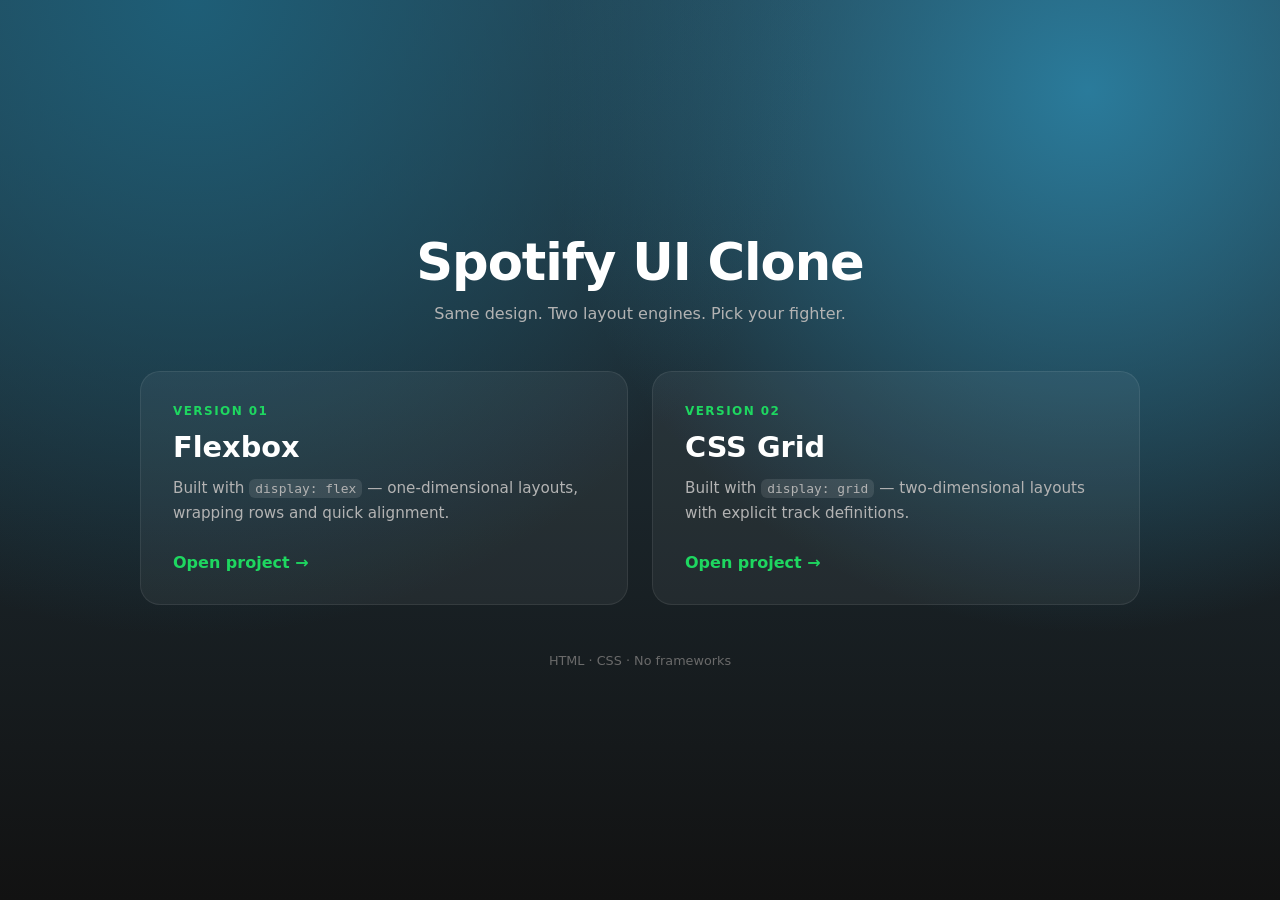
<file: index.html>
<!doctype html>
<html lang="en">
  <head>
    <meta charset="UTF-8" />
    <meta name="viewport" content="width=device-width, initial-scale=1.0" />
    <title>Spotify UI Clone — Flexbox vs Grid</title>
    <link rel="stylesheet" href="./public/css/landing.css" />
  </head>
  <body>
    <main class="landing">
      <header class="landing__header">
        <h1>Spotify UI Clone</h1>
        <p>Same design. Two layout engines. Pick your fighter.</p>
      </header>

      <section class="cards">
        <a class="card" href="./public/flex/flex.html">
          <span class="card__badge">Version 01</span>
          <h2>Flexbox</h2>
          <p>
            Built with <code>display: flex</code> — one-dimensional layouts,
            wrapping rows and quick alignment.
          </p>
          <span class="card__cta">Open project →</span>
        </a>

        <a class="card" href="./public/grid/grid.html">
          <span class="card__badge">Version 02</span>
          <h2>CSS Grid</h2>
          <p>
            Built with <code>display: grid</code> — two-dimensional layouts with
            explicit track definitions.
          </p>
          <span class="card__cta">Open project →</span>
        </a>
      </section>

      <footer class="landing__footer">HTML · CSS · No frameworks</footer>
    </main>
  </body>
</html>
</file>
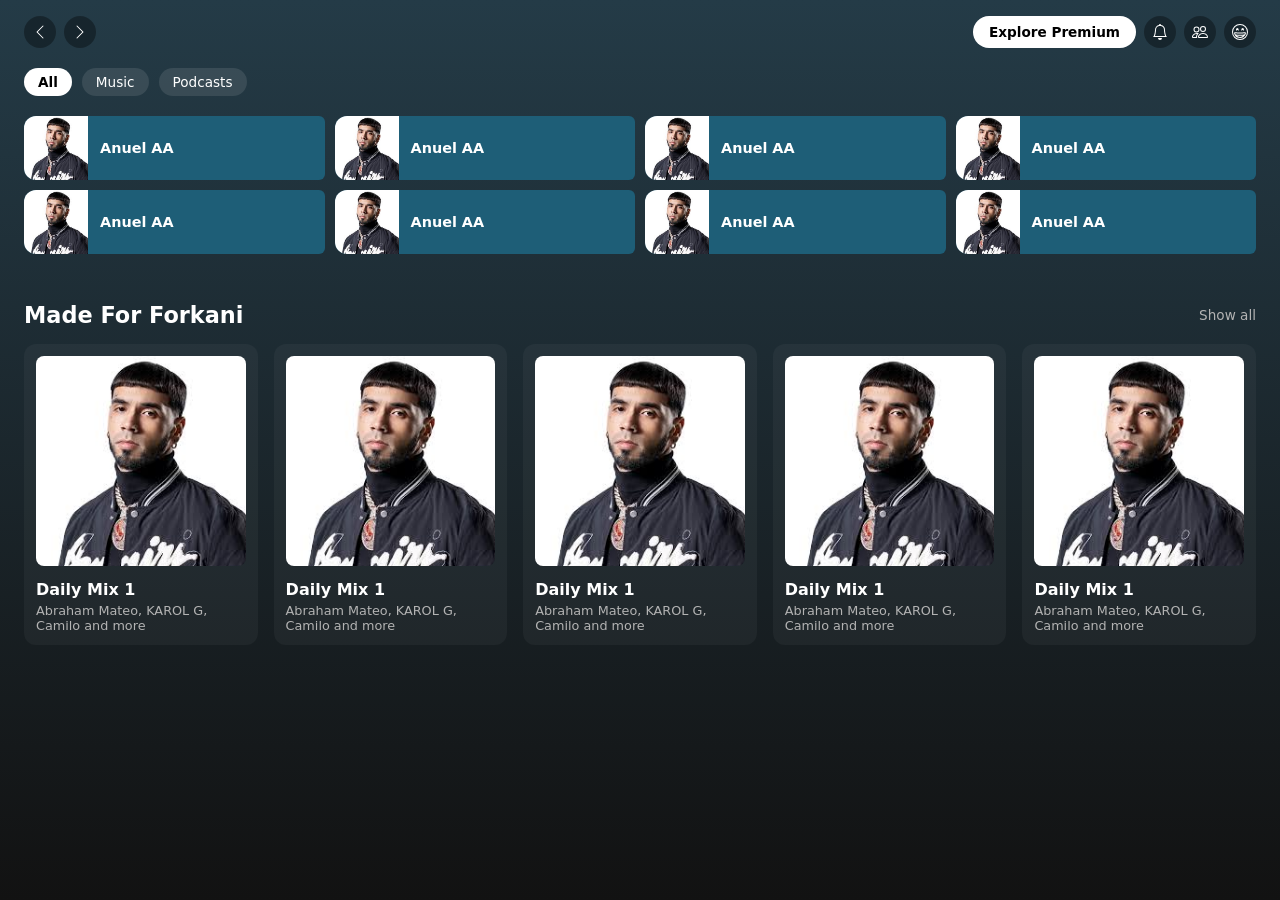
<file: public/flex/flex.html>
<!doctype html>
<html lang="en">
  <head>
    <meta charset="UTF-8" />
    <link rel="stylesheet" href="../css/flex.css" />
    <meta name="viewport" content="width=device-width, initial-scale=1.0" />
    <title>Spotify UI — Flexbox</title>
  </head>
  <body>
    <header>
      <div class="box1">
        <span>
          <a href="#" aria-label="Go back"><svg xmlns="http://www.w3.org/2000/svg" width="16" height="16" fill="currentColor" class="bi bi-chevron-left" viewBox="0 0 16 16">
  <path fill-rule="evenodd" d="M11.354 1.646a.5.5 0 0 1 0 .708L5.707 8l5.647 5.646a.5.5 0 0 1-.708.708l-6-6a.5.5 0 0 1 0-.708l6-6a.5.5 0 0 1 .708 0"/>
</svg></a>
          <a href="#" aria-label="Go forward"><svg xmlns="http://www.w3.org/2000/svg" width="16" height="16" fill="currentColor" class="bi bi-chevron-right" viewBox="0 0 16 16">
  <path fill-rule="evenodd" d="M4.646 1.646a.5.5 0 0 1 .708 0l6 6a.5.5 0 0 1 0 .708l-6 6a.5.5 0 0 1-.708-.708L10.293 8 4.646 2.354a.5.5 0 0 1 0-.708"/>
</svg></a>
        </span>
        <div>
          <a href="#">Explore Premium</a>
          <a href="#" aria-label="Notifications"><svg xmlns="http://www.w3.org/2000/svg" width="16" height="16" fill="currentColor" class="bi bi-bell" viewBox="0 0 16 16">
  <path d="M8 16a2 2 0 0 0 2-2H6a2 2 0 0 0 2 2M8 1.918l-.797.161A4 4 0 0 0 4 6c0 .628-.134 2.197-.459 3.742-.16.767-.376 1.566-.663 2.258h10.244c-.287-.692-.502-1.49-.663-2.258C12.134 8.197 12 6.628 12 6a4 4 0 0 0-3.203-3.92zM14.22 12c.223.447.481.801.78 1H1c.299-.199.557-.553.78-1C2.68 10.2 3 6.88 3 6c0-2.42 1.72-4.44 4.005-4.901a1 1 0 1 1 1.99 0A5 5 0 0 1 13 6c0 .88.32 4.2 1.22 6"/>
</svg></a>
          <a href="#" aria-label="Friends"><svg xmlns="http://www.w3.org/2000/svg" width="16" height="16" fill="currentColor" class="bi bi-people" viewBox="0 0 16 16">
  <path d="M15 14s1 0 1-1-1-4-5-4-5 3-5 4 1 1 1 1zm-7.978-1L7 12.996c.001-.264.167-1.03.76-1.72C8.312 10.629 9.282 10 11 10c1.717 0 2.687.63 3.24 1.276.593.69.758 1.457.76 1.72l-.008.002-.014.002zM11 7a2 2 0 1 0 0-4 2 2 0 0 0 0 4m3-2a3 3 0 1 1-6 0 3 3 0 0 1 6 0M6.936 9.28a6 6 0 0 0-1.23-.247A7 7 0 0 0 5 9c-4 0-5 3-5 4q0 1 1 1h4.216A2.24 2.24 0 0 1 5 13c0-1.01.377-2.042 1.09-2.904.243-.294.526-.569.846-.816M4.92 10A5.5 5.5 0 0 0 4 13H1c0-.26.164-1.03.76-1.724.545-.636 1.492-1.256 3.16-1.275ZM1.5 5.5a3 3 0 1 1 6 0 3 3 0 0 1-6 0m3-2a2 2 0 1 0 0 4 2 2 0 0 0 0-4"/>
</svg></a>
          <a href="#" aria-label="Profile"><svg xmlns="http://www.w3.org/2000/svg" width="16" height="16" fill="currentColor" class="bi bi-emoji-grin" viewBox="0 0 16 16">
  <path d="M12.946 11.398A6.002 6.002 0 0 1 2.108 9.14c-.114-.595.426-1.068 1.028-.997C4.405 8.289 6.48 8.5 8 8.5s3.595-.21 4.864-.358c.602-.07 1.142.402 1.028.998a5.95 5.95 0 0 1-.946 2.258m-.078-2.25C11.588 9.295 9.539 9.5 8 9.5s-3.589-.205-4.868-.352c.11.468.286.91.517 1.317A37 37 0 0 0 8 10.75a37 37 0 0 0 4.351-.285c.231-.407.407-.85.517-1.317m-1.36 2.416c-1.02.1-2.255.186-3.508.186s-2.488-.086-3.507-.186A5 5 0 0 0 8 13a5 5 0 0 0 3.507-1.436ZM6.488 7c.114-.294.179-.636.179-1 0-1.105-.597-2-1.334-2C4.597 4 4 4.895 4 6c0 .364.065.706.178 1 .23-.598.662-1 1.155-1 .494 0 .925.402 1.155 1M12 6c0 .364-.065.706-.178 1-.23-.598-.662-1-1.155-1-.494 0-.925.402-1.155 1a2.8 2.8 0 0 1-.179-1c0-1.105.597-2 1.334-2C11.403 4 12 4.895 12 6"/>
  <path d="M8 16A8 8 0 1 0 8 0a8 8 0 0 0 0 16m0-1A7 7 0 1 1 8 1a7 7 0 0 1 0 14"/>
</svg></a>
        </div>
      </div>

      <div class="box2">
        <p>All</p>
        <p>Music</p>
        <p>Podcasts</p>
      </div>

      <div class="box3">
        <span
          ><a href="#"
            ><img src="../image/images.jfif" alt="Anuel AA" />
            <p>Anuel AA</p></a
          ></span
        >
        <span
          ><a href="#"
            ><img src="../image/images.jfif" alt="Anuel AA" />
            <p>Anuel AA</p></a
          ></span
        >
        <span
          ><a href="#"
            ><img src="../image/images.jfif" alt="Anuel AA" />
            <p>Anuel AA</p></a
          ></span
        >
        <span
          ><a href="#"
            ><img src="../image/images.jfif" alt="Anuel AA" />
            <p>Anuel AA</p></a
          ></span
        >
        <span
          ><a href="#"
            ><img src="../image/images.jfif" alt="Anuel AA" />
            <p>Anuel AA</p></a
          ></span
        >
        <span
          ><a href="#"
            ><img src="../image/images.jfif" alt="Anuel AA" />
            <p>Anuel AA</p></a
          ></span
        >
        <span
          ><a href="#"
            ><img src="../image/images.jfif" alt="Anuel AA" />
            <p>Anuel AA</p></a
          ></span
        >
        <span
          ><a href="#"
            ><img src="../image/images.jfif" alt="Anuel AA" />
            <p>Anuel AA</p></a
          ></span
        >
      </div>

      <div class="box4">
        <h2>Made For Forkani</h2>
        <p>Show all</p>
      </div>

      <div class="box5">
        <div>
          <img src="../image/images.jfif" alt="Daily Mix 1" />
          <p>Daily Mix 1</p>
          <p>Abraham Mateo, KAROL G, Camilo and more</p>
        </div>
        <div>
          <img src="../image/images.jfif" alt="Daily Mix 1" />
          <p>Daily Mix 1</p>
          <p>Abraham Mateo, KAROL G, Camilo and more</p>
        </div>
        <div>
          <img src="../image/images.jfif" alt="Daily Mix 1" />
          <p>Daily Mix 1</p>
          <p>Abraham Mateo, KAROL G, Camilo and more</p>
        </div>
        <div>
          <img src="../image/images.jfif" alt="Daily Mix 1" />
          <p>Daily Mix 1</p>
          <p>Abraham Mateo, KAROL G, Camilo and more</p>
        </div>
        <div>
          <img src="../image/images.jfif" alt="Daily Mix 1" />
          <p>Daily Mix 1</p>
          <p>Abraham Mateo, KAROL G, Camilo and more</p>
        </div>
      </div>
    </header>
  </body>
</html>
</file>
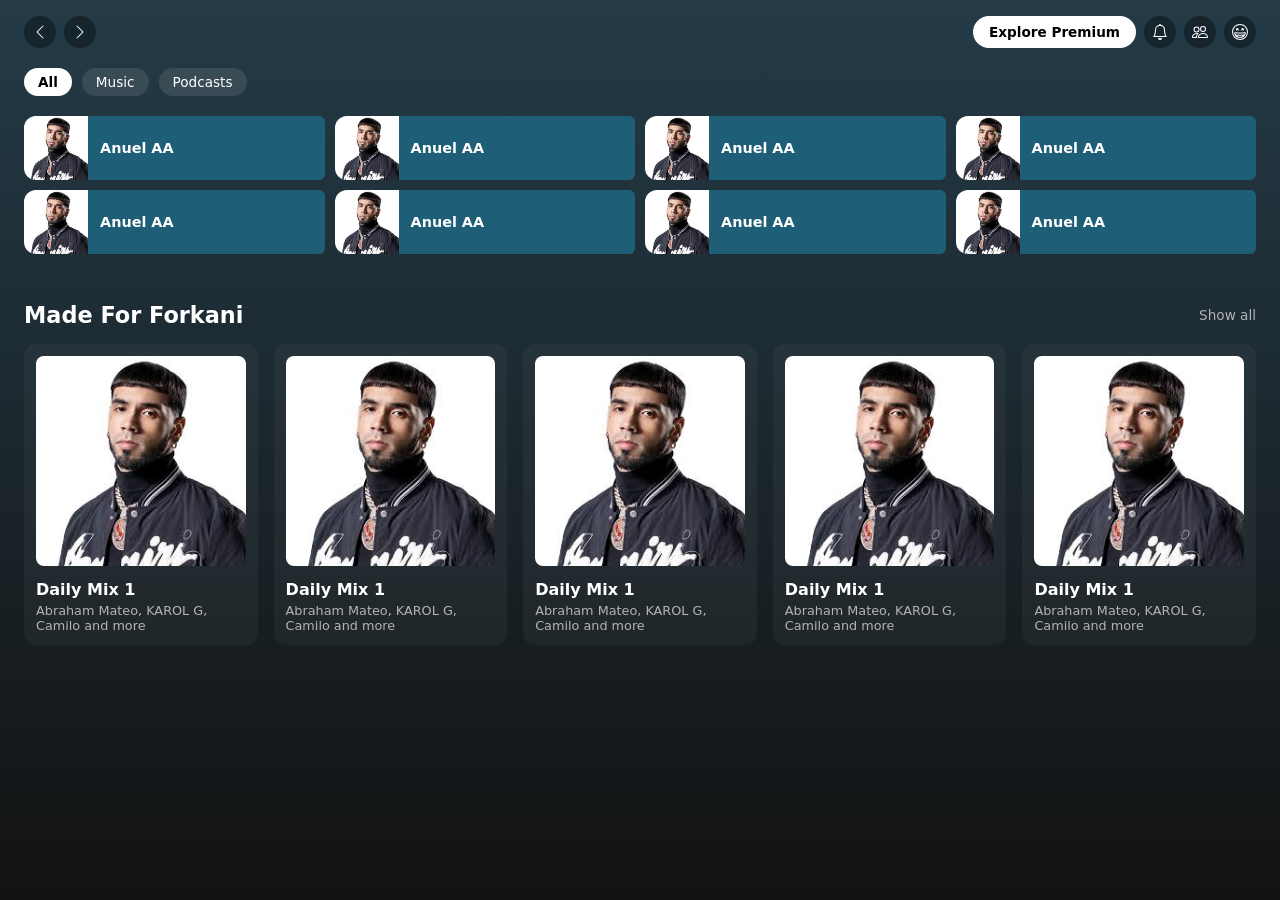
<file: public/grid/grid.html>
<!doctype html>
<html lang="en">
  <head>
    <meta charset="UTF-8" />
    <link rel="stylesheet" href="../css/grid.css" />
    <meta name="viewport" content="width=device-width, initial-scale=1.0" />
    <title>Spotify UI — Flexbox</title>
  </head>
  <body>
    <header>
      <div class="box1">
        <span>
          <a href="#" aria-label="Go back"><svg xmlns="http://www.w3.org/2000/svg" width="16" height="16" fill="currentColor" class="bi bi-chevron-left" viewBox="0 0 16 16">
  <path fill-rule="evenodd" d="M11.354 1.646a.5.5 0 0 1 0 .708L5.707 8l5.647 5.646a.5.5 0 0 1-.708.708l-6-6a.5.5 0 0 1 0-.708l6-6a.5.5 0 0 1 .708 0"/>
</svg></a>
          <a href="#" aria-label="Go forward"><svg xmlns="http://www.w3.org/2000/svg" width="16" height="16" fill="currentColor" class="bi bi-chevron-right" viewBox="0 0 16 16">
  <path fill-rule="evenodd" d="M4.646 1.646a.5.5 0 0 1 .708 0l6 6a.5.5 0 0 1 0 .708l-6 6a.5.5 0 0 1-.708-.708L10.293 8 4.646 2.354a.5.5 0 0 1 0-.708"/>
</svg></a>
        </span>
        <div>
          <a href="#">Explore Premium</a>
          <a href="#" aria-label="Notifications"><svg xmlns="http://www.w3.org/2000/svg" width="16" height="16" fill="currentColor" class="bi bi-bell" viewBox="0 0 16 16">
  <path d="M8 16a2 2 0 0 0 2-2H6a2 2 0 0 0 2 2M8 1.918l-.797.161A4 4 0 0 0 4 6c0 .628-.134 2.197-.459 3.742-.16.767-.376 1.566-.663 2.258h10.244c-.287-.692-.502-1.49-.663-2.258C12.134 8.197 12 6.628 12 6a4 4 0 0 0-3.203-3.92zM14.22 12c.223.447.481.801.78 1H1c.299-.199.557-.553.78-1C2.68 10.2 3 6.88 3 6c0-2.42 1.72-4.44 4.005-4.901a1 1 0 1 1 1.99 0A5 5 0 0 1 13 6c0 .88.32 4.2 1.22 6"/>
</svg></a>
          <a href="#" aria-label="Friends"><svg xmlns="http://www.w3.org/2000/svg" width="16" height="16" fill="currentColor" class="bi bi-people" viewBox="0 0 16 16">
  <path d="M15 14s1 0 1-1-1-4-5-4-5 3-5 4 1 1 1 1zm-7.978-1L7 12.996c.001-.264.167-1.03.76-1.72C8.312 10.629 9.282 10 11 10c1.717 0 2.687.63 3.24 1.276.593.69.758 1.457.76 1.72l-.008.002-.014.002zM11 7a2 2 0 1 0 0-4 2 2 0 0 0 0 4m3-2a3 3 0 1 1-6 0 3 3 0 0 1 6 0M6.936 9.28a6 6 0 0 0-1.23-.247A7 7 0 0 0 5 9c-4 0-5 3-5 4q0 1 1 1h4.216A2.24 2.24 0 0 1 5 13c0-1.01.377-2.042 1.09-2.904.243-.294.526-.569.846-.816M4.92 10A5.5 5.5 0 0 0 4 13H1c0-.26.164-1.03.76-1.724.545-.636 1.492-1.256 3.16-1.275ZM1.5 5.5a3 3 0 1 1 6 0 3 3 0 0 1-6 0m3-2a2 2 0 1 0 0 4 2 2 0 0 0 0-4"/>
</svg></a>
          <a href="#" aria-label="Profile"><svg xmlns="http://www.w3.org/2000/svg" width="16" height="16" fill="currentColor" class="bi bi-emoji-grin" viewBox="0 0 16 16">
  <path d="M12.946 11.398A6.002 6.002 0 0 1 2.108 9.14c-.114-.595.426-1.068 1.028-.997C4.405 8.289 6.48 8.5 8 8.5s3.595-.21 4.864-.358c.602-.07 1.142.402 1.028.998a5.95 5.95 0 0 1-.946 2.258m-.078-2.25C11.588 9.295 9.539 9.5 8 9.5s-3.589-.205-4.868-.352c.11.468.286.91.517 1.317A37 37 0 0 0 8 10.75a37 37 0 0 0 4.351-.285c.231-.407.407-.85.517-1.317m-1.36 2.416c-1.02.1-2.255.186-3.508.186s-2.488-.086-3.507-.186A5 5 0 0 0 8 13a5 5 0 0 0 3.507-1.436ZM6.488 7c.114-.294.179-.636.179-1 0-1.105-.597-2-1.334-2C4.597 4 4 4.895 4 6c0 .364.065.706.178 1 .23-.598.662-1 1.155-1 .494 0 .925.402 1.155 1M12 6c0 .364-.065.706-.178 1-.23-.598-.662-1-1.155-1-.494 0-.925.402-1.155 1a2.8 2.8 0 0 1-.179-1c0-1.105.597-2 1.334-2C11.403 4 12 4.895 12 6"/>
  <path d="M8 16A8 8 0 1 0 8 0a8 8 0 0 0 0 16m0-1A7 7 0 1 1 8 1a7 7 0 0 1 0 14"/>
</svg></a>
        </div>
      </div>

      <div class="box2">
        <p>All</p>
        <p>Music</p>
        <p>Podcasts</p>
      </div>

      <div class="box3">
        <span
          ><a href="#"
            ><img src="../image/images.jfif" alt="Anuel AA" />
            <p>Anuel AA</p></a
          ></span
        >
        <span
          ><a href="#"
            ><img src="../image/images.jfif" alt="Anuel AA" />
            <p>Anuel AA</p></a
          ></span
        >
        <span
          ><a href="#"
            ><img src="../image/images.jfif" alt="Anuel AA" />
            <p>Anuel AA</p></a
          ></span
        >
        <span
          ><a href="#"
            ><img src="../image/images.jfif" alt="Anuel AA" />
            <p>Anuel AA</p></a
          ></span
        >
        <span
          ><a href="#"
            ><img src="../image/images.jfif" alt="Anuel AA" />
            <p>Anuel AA</p></a
          ></span
        >
        <span
          ><a href="#"
            ><img src="../image/images.jfif" alt="Anuel AA" />
            <p>Anuel AA</p></a
          ></span
        >
        <span
          ><a href="#"
            ><img src="../image/images.jfif" alt="Anuel AA" />
            <p>Anuel AA</p></a
          ></span
        >
        <span
          ><a href="#"
            ><img src="../image/images.jfif" alt="Anuel AA" />
            <p>Anuel AA</p></a
          ></span
        >
      </div>

      <div class="box4">
        <h2>Made For Forkani</h2>
        <p>Show all</p>
      </div>

      <div class="box5">
        <div>
          <img src="../image/images.jfif" alt="Daily Mix 1" />
          <p>Daily Mix 1</p>
          <p>Abraham Mateo, KAROL G, Camilo and more</p>
        </div>
        <div>
          <img src="../image/images.jfif" alt="Daily Mix 1" />
          <p>Daily Mix 1</p>
          <p>Abraham Mateo, KAROL G, Camilo and more</p>
        </div>
        <div>
          <img src="../image/images.jfif" alt="Daily Mix 1" />
          <p>Daily Mix 1</p>
          <p>Abraham Mateo, KAROL G, Camilo and more</p>
        </div>
        <div>
          <img src="../image/images.jfif" alt="Daily Mix 1" />
          <p>Daily Mix 1</p>
          <p>Abraham Mateo, KAROL G, Camilo and more</p>
        </div>
        <div>
          <img src="../image/images.jfif" alt="Daily Mix 1" />
          <p>Daily Mix 1</p>
          <p>Abraham Mateo, KAROL G, Camilo and more</p>
        </div>
      </div>
    </header>
  </body>
</html>
</file>
<file: public/css/landing.css>
* {
  margin: 0;
  padding: 0;
  box-sizing: border-box;
}

body {
  min-height: 100vh;
  font-family: system-ui, -apple-system, "Segoe UI", Roboto, sans-serif;
  color: #fff;
  display: grid;
  place-items: center;
  padding: 32px;
  background:
    radial-gradient(circle at 15% 0%, #1e5e77 0%, transparent 45%),
    radial-gradient(circle at 85% 10%, #2a7b9b 0%, transparent 40%),
    linear-gradient(180deg, #243b47 0%, #121212 100%);
}

.landing {
  width: min(1000px, 100%);
}

.landing__header {
  text-align: center;
  margin-bottom: 48px;
}

.landing__header h1 {
  font-size: clamp(2rem, 5vw, 3.2rem);
  letter-spacing: -0.02em;
}

.landing__header p {
  margin-top: 12px;
  color: #b3b3b3;
}

.cards {
  display: grid;
  grid-template-columns: repeat(2, 1fr);
  gap: 24px;
}

.card {
  display: flex;
  flex-direction: column;
  gap: 12px;
  padding: 32px;
  border-radius: 20px;
  background: rgba(255, 255, 255, 0.05);
  border: 1px solid rgba(255, 255, 255, 0.08);
  color: inherit;
  text-decoration: none;
  transition: transform 0.25s ease, background 0.25s ease, border-color 0.25s ease;
}

.card:hover {
  transform: translateY(-6px);
  background: rgba(255, 255, 255, 0.09);
  border-color: rgba(255, 255, 255, 0.2);
}

.card__badge {
  font-size: 0.75rem;
  font-weight: 700;
  letter-spacing: 0.12em;
  text-transform: uppercase;
  color: #1ed760;
}

.card h2 {
  font-size: 1.8rem;
}

.card p {
  color: #b3b3b3;
  line-height: 1.6;
  font-size: 0.95rem;
}

.card code {
  background: rgba(255, 255, 255, 0.1);
  padding: 2px 6px;
  border-radius: 6px;
  font-size: 0.85em;
}

.card__cta {
  margin-top: auto;
  padding-top: 16px;
  font-weight: 600;
  color: #1ed760;
}

.landing__footer {
  margin-top: 48px;
  text-align: center;
  font-size: 0.8rem;
  color: #6a6a6a;
}

@media (max-width: 720px) {
  .cards {
    grid-template-columns: 1fr;
  }
}
</file>
<file: public/css/flex.css>
/* =========================================================
   Spotify UI Clone — Flexbox version
   ========================================================= */
* { margin: 0; padding: 0; box-sizing: border-box; }

:root {
  --bg-top: #243b47;
  --bg-bottom: #121212;
  --surface: #1e5e77;
  --surface-hover: #2a7b9b;
  --pill: rgba(255, 255, 255, 0.1);
  --muted: #b3b3b3;
  --radius: 12px;
}

body {
  min-height: 100vh;
  font-family: system-ui, -apple-system, "Segoe UI", Roboto, sans-serif;
  color: #fff;
  background: linear-gradient(180deg, var(--bg-top) 0%, var(--bg-bottom) 100%);
  background-attachment: fixed;
}

header { padding: 16px 24px 48px; }
a { text-decoration: none; color: inherit; }

/* ---------- Top bar ---------- */
.box1 {
  display: flex;
  justify-content: space-between;
  align-items: center;
  gap: 16px;
}
.box1 > span { display: flex; gap: 8px; }
.box1 > div  { display: flex; align-items: center; gap: 8px; }

/* Round icon buttons */
.box1 > span a,
.box1 > div a:not(:first-child) {
  display: inline-flex;
  align-items: center;
  justify-content: center;
  padding: 8px;
  border-radius: 50%;
  background: rgba(0, 0, 0, 0.35);
  transition: background 0.2s ease, transform 0.2s ease;
}
.box1 > span a:hover,
.box1 > div a:not(:first-child):hover {
  background: rgba(0, 0, 0, 0.6);
  transform: scale(1.08);
}

/* "Explore Premium" pill */
.box1 > div a:first-child {
  display: inline-flex;
  align-items: center;
  padding: 8px 16px;
  border-radius: 999px;
  background: #fff;
  color: #000;
  font-size: 0.85rem;
  font-weight: 600;
  transition: transform 0.2s ease;
}
.box1 > div a:first-child:hover { transform: scale(1.04); }

/* ---------- Filter pills ---------- */
.box2 { display: flex; gap: 10px; margin: 20px 0; }

.box2 p {
  padding: 6px 14px;
  border-radius: 999px;
  background: var(--pill);
  font-size: 0.85rem;
  cursor: pointer;
  transition: background 0.2s ease;
}
.box2 p:first-child { background: #fff; color: #000; font-weight: 600; }
.box2 p:not(:first-child):hover { background: rgba(255, 255, 255, 0.25); }

/* ---------- Artist shortcuts ---------- */
.box3 { display: flex; flex-wrap: wrap; gap: 10px; }

.box3 span { flex: 1 1 calc(25% - 10px); min-width: 200px; }

.box3 span a {
  display: flex;
  align-items: center;
  gap: 12px;
  height: 64px;
  background: var(--surface);
  border-radius: var(--radius) 6px 6px var(--radius);
  overflow: hidden;
  transition: background 0.2s ease;
}
.box3 span a:hover { background: var(--surface-hover); }

.box3 img { width: 64px; height: 64px; object-fit: cover; flex: 0 0 auto; }
.box3 p { font-size: 0.9rem; font-weight: 600; padding-right: 12px; }

/* ---------- Section heading ---------- */
.box4 {
  display: flex;
  align-items: center;
  justify-content: space-between;
  margin: 48px 0 16px;
}
.box4 h2 { font-size: 1.4rem; }
.box4 p {
  font-size: 0.85rem;
  color: var(--muted);
  cursor: pointer;
  transition: color 0.2s ease;
}
.box4 p:hover { color: #fff; text-decoration: underline; }

/* ---------- Daily mixes ---------- */
.box5 { display: flex; flex-wrap: wrap; gap: 16px; }

.box5 > div {
  flex: 1 1 calc(20% - 16px);
  min-width: 160px;
  padding: 12px;
  border-radius: var(--radius);
  background: rgba(255, 255, 255, 0.04);
  transition: background 0.2s ease, transform 0.2s ease;
}
.box5 > div:hover {
  background: rgba(255, 255, 255, 0.09);
  transform: translateY(-4px);
}

.box5 img {
  width: 100%;
  aspect-ratio: 1 / 1;
  object-fit: cover;
  border-radius: 8px;
  margin-bottom: 10px;
}
.box5 p:nth-child(2) { font-weight: 600; margin-bottom: 4px; }
.box5 p:nth-child(3) { font-size: 0.8rem; color: var(--muted); }

/* ---------- Responsive ---------- */
@media (max-width: 1024px) {
  .box3 span { flex: 1 1 calc(50% - 10px); }
  .box5 > div { flex: 1 1 calc(33.333% - 16px); }
}
@media (max-width: 640px) {
  header { padding: 12px 16px 32px; }
  .box3 span { flex: 1 1 100%; }
  .box5 > div { flex: 1 1 calc(50% - 16px); }
  .box1 > div a:first-child { width: 37vw;
  }
}
</file>
<file: public/css/grid.css>
/* =========================================================
   Spotify UI Clone — CSS Grid version
   ========================================================= */
* { margin: 0; padding: 0; box-sizing: border-box; }

:root {
  --bg-top: #243b47;
  --bg-bottom: #121212;
  --surface: #1e5e77;
  --surface-hover: #2a7b9b;
  --pill: rgba(255, 255, 255, 0.1);
  --muted: #b3b3b3;
  --radius: 12px;
}

body {
  min-height: 100vh;
  font-family: system-ui, -apple-system, "Segoe UI", Roboto, sans-serif;
  color: #fff;
  background: linear-gradient(180deg, var(--bg-top) 0%, var(--bg-bottom) 100%);
  background-attachment: fixed;
}

header { padding: 16px 24px 48px; }
a { text-decoration: none; color: inherit; }

/* ---------- Top bar ---------- */
.box1 {
  display: grid;
  grid-template-columns: auto auto;
  justify-content: space-between;
  align-items: center;
  gap: 16px;
}
.box1 > span { display: grid; grid-auto-flow: column; gap: 8px; }
.box1 > div  { display: grid; grid-auto-flow: column; align-items: center; gap: 8px; }

.box1 > span a,
.box1 > div a:not(:first-child) {
  display: grid;
  place-items: center;
  padding: 8px;
  border-radius: 50%;
  background: rgba(0, 0, 0, 0.35);
  transition: background 0.2s ease, transform 0.2s ease;
}
.box1 > span a:hover,
.box1 > div a:not(:first-child):hover {
  background: rgba(0, 0, 0, 0.6);
  transform: scale(1.08);
}

.box1 > div a:first-child {
  display: inline-grid;
  place-items: center;
  padding: 8px 16px;
  border-radius: 999px;
  background: #fff;
  color: #000;
  font-size: 0.85rem;
  font-weight: 600;
  transition: transform 0.2s ease;
}
.box1 > div a:first-child:hover { transform: scale(1.04); }

/* ---------- Filter pills ---------- */
.box2 {
  display: grid;
  grid-auto-flow: column;
  justify-content: start;
  gap: 10px;
  margin: 20px 0;
}
.box2 p {
  padding: 6px 14px;
  border-radius: 999px;
  background: var(--pill);
  font-size: 0.85rem;
  cursor: pointer;
  transition: background 0.2s ease;
}
.box2 p:first-child { background: #fff; color: #000; font-weight: 600; }
.box2 p:not(:first-child):hover { background: rgba(255, 255, 255, 0.25); }

/* ---------- Artist shortcuts ---------- */
.box3 {
  display: grid;
  grid-template-columns: repeat(4, minmax(0, 1fr));
  gap: 10px;
}
.box3 span a {
  display: grid;
  grid-template-columns: auto 1fr;
  align-items: center;
  gap: 12px;
  height: 64px;
  width: 100%;
  background: var(--surface);
  border-radius: var(--radius) 6px 6px var(--radius);
  overflow: hidden;
  transition: background 0.2s ease;
}
.box3 span a:hover { background: var(--surface-hover); }

.box3 img { width: 64px; height: 64px; object-fit: cover; }
.box3 p { font-size: 0.9rem; font-weight: 600; padding-right: 12px; }

/* ---------- Section heading ---------- */
.box4 {
  display: grid;
  grid-template-columns: auto auto;
  justify-content: space-between;
  align-items: center;
  margin: 48px 0 16px;
}
.box4 h2 { font-size: 1.4rem; }
.box4 p {
  font-size: 0.85rem;
  color: var(--muted);
  cursor: pointer;
  transition: color 0.2s ease;
}
.box4 p:hover { color: #fff; text-decoration: underline; }

/* ---------- Daily mixes ---------- */
.box5 {
  display: grid;
  grid-template-columns: repeat(5, minmax(0, 1fr));
  gap: 16px;
}
.box5 > div {
  padding: 12px;
  border-radius: var(--radius);
  background: rgba(255, 255, 255, 0.04);
  transition: background 0.2s ease, transform 0.2s ease;
}
.box5 > div:hover {
  background: rgba(255, 255, 255, 0.09);
  transform: translateY(-4px);
}
.box5 img {
  width: 100%;
  aspect-ratio: 1 / 1;
  object-fit: cover;
  border-radius: 8px;
  margin-bottom: 10px;
}
.box5 p:nth-child(2) { font-weight: 600; margin-bottom: 4px; }
.box5 p:nth-child(3) { font-size: 0.8rem; color: var(--muted); }

/* ---------- Responsive ---------- */
@media (max-width: 1024px) {
  .box3 { grid-template-columns: repeat(2, minmax(0, 1fr)); }
  .box5 { grid-template-columns: repeat(3, minmax(0, 1fr)); }
}
@media (max-width: 640px) {
  header { padding: 12px 16px 32px; }
  .box3 { grid-template-columns: 1fr; }
  .box5 { grid-template-columns: repeat(2, minmax(0, 1fr)); }
}
</file>
